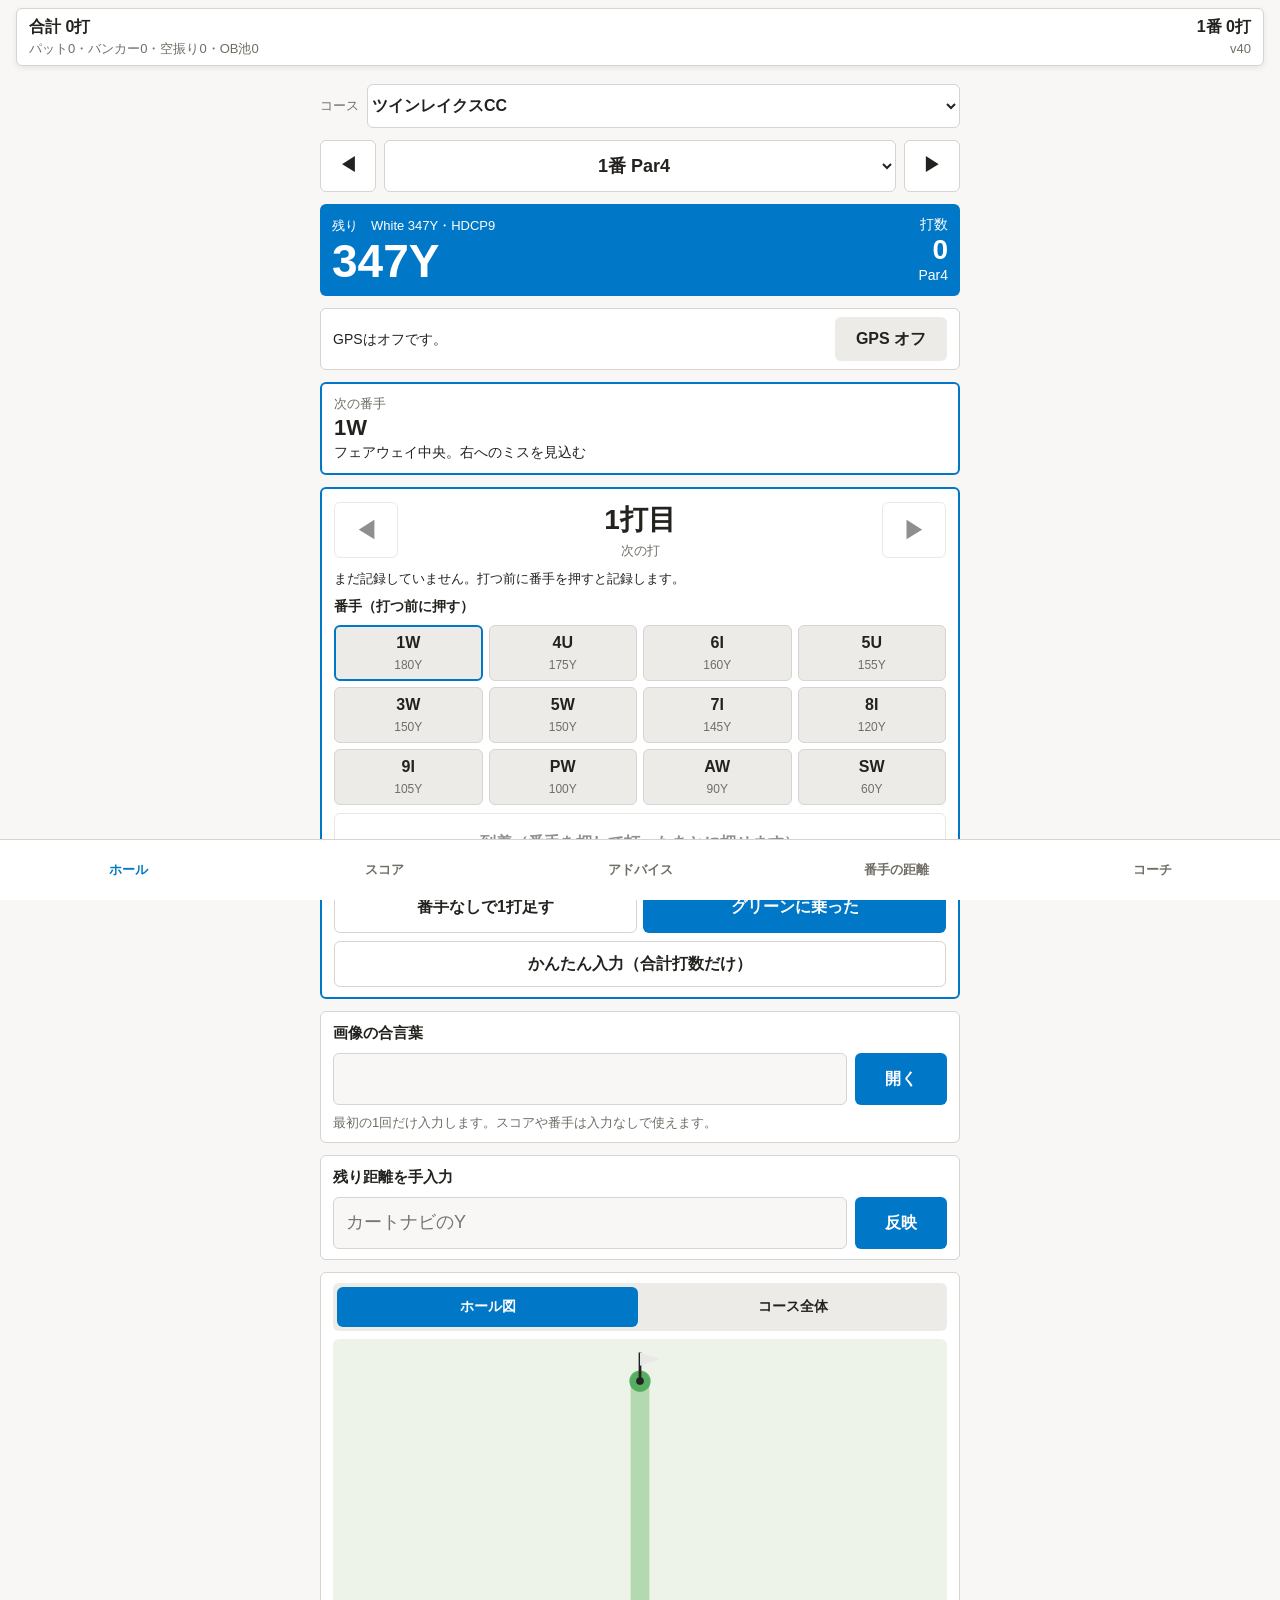
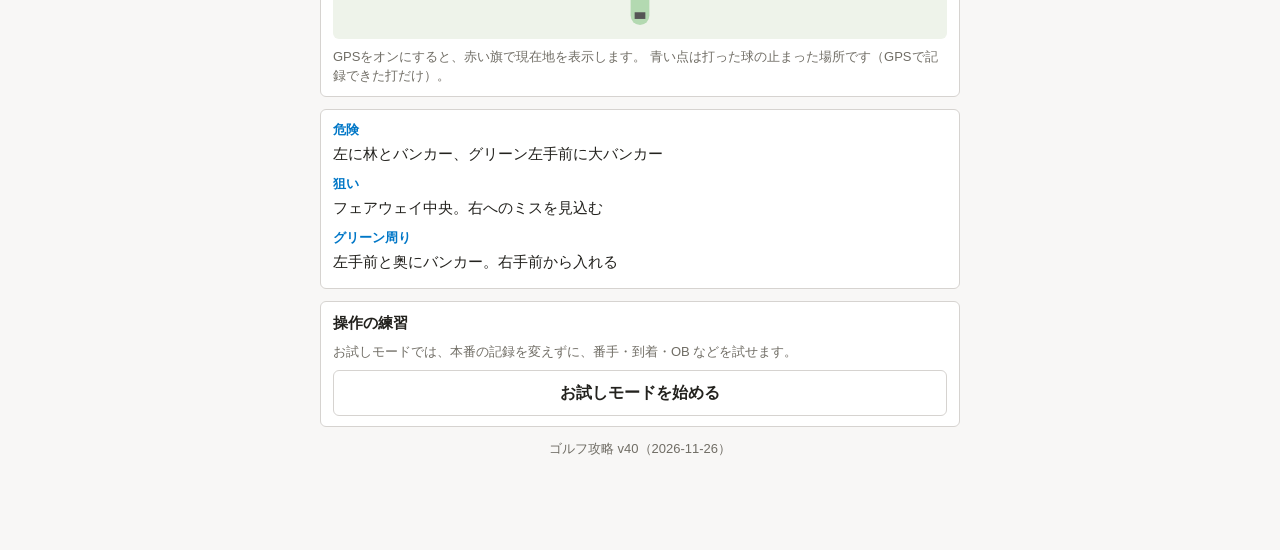
<file: index.html>
<!doctype html>
<html lang="ja"><head><meta charset="utf-8">
<meta name="robots" content="noindex,nofollow">
<meta name="viewport" content="width=device-width,initial-scale=1,viewport-fit=cover">
<meta name="theme-color" content="#0077c7">
<title>ゴルフ攻略</title>
<link rel="manifest" href="manifest.webmanifest">
<link rel="icon" href="icon-192.png">
<style>
:root {
  --bg: #f8f7f6;
  --surface: #fff;
  --fg: #23221e;
  --muted: #706d65;
  --line: #d6d3d0;
  --accent: #0077c7;
  --on: #fff;
  --soft: #edebe8;
  --danger: #c42828;
  --good: #16784a;
}
@media (prefers-color-scheme: dark) {
  :root {
    --bg: #1b1c1e;
    --surface: #26282b;
    --fg: #f0efed;
    --muted: #aaa69f;
    --line: #45474b;
    --accent: #4db1f0;
    --on: #10242f;
    --soft: #33363a;
    --danger: #ff8a8a;
    --good: #6dd3a0;
    color-scheme: dark;
  }
}
* {
  box-sizing: border-box;
}
body {
  margin: 0;
  background: var(--bg);
  color: var(--fg);
  font-family: "Yu Gothic", YuGothic, "Hiragino Sans", "Noto Sans JP", sans-serif;
  font-size: 16px;
  line-height: 1.5;
  padding: env(safe-area-inset-top, 0px) max(16px, env(safe-area-inset-right, 0px)) 92px
    max(16px, env(safe-area-inset-left, 0px));
}
button,
input,
select {
  font: inherit;
}
main {
  max-width: 640px;
  margin: 0 auto;
  display: grid;
  gap: 12px;
  padding-top: 10px;
}
.nav {
  display: grid;
  grid-template-columns: 56px minmax(0, 1fr) 56px;
  gap: 8px;
}
.nav button,
.nav select {
  min-height: 52px;
  border: 1px solid var(--line);
  border-radius: 6px;
  background: var(--surface);
  color: var(--fg);
  font-weight: 700;
  font-size: 18px;
}
.nav select {
  width: 100%;
  min-width: 0;
  text-align: center;
}
.now {
  background: var(--accent);
  color: var(--on);
  border-radius: 6px;
  padding: 10px 12px;
  display: grid;
  grid-template-columns: minmax(0, 1fr) auto;
  gap: 8px;
  align-items: end;
}
.lab {
  font-size: 13px;
}
.rem {
  font-size: 46px;
  font-weight: 700;
  line-height: 1.1;
  font-variant-numeric: tabular-nums;
}
.sc {
  text-align: right;
  font-size: 14px;
}
.sc b {
  font-size: 28px;
  display: block;
  line-height: 1.1;
}
.gps {
  display: grid;
  grid-template-columns: minmax(0, 1fr) 112px;
  gap: 8px;
  align-items: center;
  background: var(--surface);
  border: 1px solid var(--line);
  border-radius: 6px;
  padding: 8px 12px;
}
.gps .t {
  font-size: 14px;
}
.gps button {
  min-height: 44px;
  border: 0;
  border-radius: 6px;
  background: var(--good);
  color: var(--surface);
  font-weight: 700;
}
.gps button.off {
  background: var(--soft);
  color: var(--fg);
}
.sug {
  background: var(--surface);
  border: 2px solid var(--accent);
  border-radius: 6px;
  padding: 10px 12px;
}
.sug .t {
  font-size: 13px;
  color: var(--muted);
}
.sug .c {
  font-size: 22px;
  font-weight: 700;
  line-height: 1.3;
}
.sug .n {
  font-size: 14px;
}
.card {
  background: var(--surface);
  border: 1px solid var(--line);
  border-radius: 6px;
  padding: 10px 12px;
  display: grid;
  gap: 8px;
}
.h {
  font-weight: 700;
  font-size: 15px;
}
.clubs {
  display: grid;
  grid-template-columns: repeat(4, minmax(0, 1fr));
  gap: 6px;
}
.clubs button {
  min-height: 56px;
  border: 1px solid var(--line);
  border-radius: 6px;
  background: var(--soft);
  color: var(--fg);
  font-weight: 700;
  display: grid;
  place-items: center;
  line-height: 1.15;
  padding: 4px 2px;
}
.clubs small {
  font-weight: 400;
  font-size: 12px;
  color: var(--muted);
}
.clubs .rec {
  border: 2px solid var(--accent);
}
.clubs .sel {
  background: var(--accent);
  color: var(--on);
}
.clubs .sel small {
  color: var(--on);
}
.res {
  display: grid;
  grid-template-columns: repeat(3, minmax(0, 1fr));
  gap: 6px;
}
.res button,
.act {
  min-height: 52px;
  border: 0;
  border-radius: 6px;
  background: var(--accent);
  color: var(--on);
  font-weight: 700;
  padding: 0 6px;
}
.res .warn {
  background: var(--danger);
  color: var(--surface);
}
.res .mid {
  background: var(--soft);
  color: var(--fg);
}
.row {
  display: grid;
  grid-template-columns: minmax(0, 1fr) 92px;
  gap: 8px;
}
.input {
  width: 100%;
  min-width: 0;
  min-height: 48px;
  font-size: 18px;
  padding: 0 12px;
  border: 1px solid var(--line);
  border-radius: 6px;
  background: var(--bg);
  color: var(--fg);
}
.two {
  display: grid;
  grid-template-columns: 1fr 1fr;
  gap: 6px;
}
.ghost {
  min-height: 46px;
  border: 1px solid var(--line);
  border-radius: 6px;
  background: var(--surface);
  color: var(--fg);
  font-weight: 700;
}
.ghost:disabled {
  opacity: 0.5;
}
.log {
  display: flex;
  flex-wrap: wrap;
  gap: 6px;
  font-size: 13px;
  color: var(--muted);
}
.log span {
  background: var(--soft);
  border-radius: 6px;
  padding: 2px 8px;
}
.log button {
  min-height: 40px;
  border: 1px solid var(--line);
  border-radius: 6px;
  background: var(--soft);
  color: var(--fg);
  font-size: 14px;
  padding: 2px 10px;
}
.log button.on {
  border: 2px solid var(--accent);
  background: var(--surface);
  font-weight: 700;
}
#strokecard {
  scroll-margin-top: 84px; /* 上の帯（合計打数）に、◀ 何打目 ▶ が隠れないように */
}
.res.r4 {
  grid-template-columns: repeat(4, minmax(0, 1fr));
}
.res .off {
  background: var(--soft);
  color: var(--fg);
}
dl {
  margin: 0;
  display: grid;
  gap: 4px;
  font-size: 15px;
}
dt {
  font-size: 13px;
  color: var(--accent);
  font-weight: 700;
}
dd {
  margin: 0 0 4px;
}
.note {
  font-size: 13px;
  color: var(--muted);
  margin: 0;
}
#status {
  position: fixed;
  left: 0;
  right: 0;
  bottom: calc(68px + env(safe-area-inset-bottom, 0px));
  text-align: center;
  font-size: 13px;
  pointer-events: none;
  z-index: 7;
}
#status span {
  background: var(--fg);
  color: var(--bg);
  border-radius: 6px;
  padding: 3px 10px;
}
#status span:empty {
  display: none;
}
.cl {
  border-top: 1px solid var(--line);
  padding-top: 8px;
  margin-top: 8px;
}
.clh {
  display: flex;
  justify-content: space-between;
  align-items: baseline;
}
.clh span {
  color: var(--muted);
  font-size: 14px;
}
.trend {
  display: block;
  width: 100%;
  max-width: 420px;
  height: auto;
  margin: 2px 0 4px;
}
.trend .ax {
  stroke: var(--line);
}
.trend .lb {
  fill: var(--muted);
  font-size: 10px;
}
.trend .vl {
  fill: var(--fg);
  font-size: 10px;
  font-weight: 700;
}
.trend .tl {
  fill: none;
  stroke: var(--accent);
  stroke-width: 1.5;
  opacity: 0.6;
}
.trend .rg {
  stroke-width: 3;
  stroke-linecap: round;
  opacity: 0.35;
}
.trend .rg.pf,
.trend .mk.pf {
  stroke: var(--accent);
  fill: var(--accent);
}
.trend .rg.pp,
.trend .mk.pp {
  stroke: var(--muted);
  fill: var(--muted);
}
.trend .tlh {
  stroke: #2e9d6a;
  stroke-dasharray: 4 3;
}
.trend .rg.ph,
.trend .mk.ph {
  stroke: #2e9d6a;
  fill: #2e9d6a;
}
.legend .ph {
  color: #2e9d6a;
}
.trend .rg.co,
.trend .mk.co {
  stroke: #d9822b;
  fill: #d9822b;
}
.legend .pf {
  color: var(--accent);
}
.legend .pp {
  color: var(--muted);
}
.legend .co {
  color: #d9822b;
}
.lesson summary {
  cursor: pointer;
  font-size: 16px;
  padding: 4px 0;
}
.lesson .t {
  font-weight: 700;
  margin-top: 8px;
}
.lsnext {
  background: var(--soft);
  border-radius: 6px;
  padding: 8px 10px 2px;
  margin: 8px 0;
}
.lsnext .h {
  margin: 0;
}
.glbar {
  height: 8px;
  border-radius: 4px;
  background: var(--soft);
  overflow: hidden;
  margin: 2px 0 10px;
}
.glbar div {
  height: 100%;
  background: var(--accent);
}
.glterm {
  font-size: 28px;
  font-weight: 700;
  margin: 10px 0 2px;
}
.glmean {
  font-size: 17px;
  line-height: 1.6;
}
.glitem {
  border-top: 1px solid var(--line);
  padding: 8px 0;
}
.glitem p {
  margin: 4px 0;
  line-height: 1.6;
}
.glh {
  display: flex;
  justify-content: space-between;
  align-items: center;
  gap: 8px;
}
.glh button {
  min-height: 34px;
  padding: 0 10px;
  font-size: 13px;
}
.row2 {
  display: grid;
  grid-template-columns: 1fr 1fr;
  gap: 8px;
}
.row3 {
  display: grid;
  grid-template-columns: 52px minmax(0, 1fr) minmax(0, 1fr);
  gap: 6px;
  margin-bottom: 6px;
}
.row3.note {
  margin-bottom: 2px;
  text-align: center;
}
.pics {
  display: grid;
  gap: 6px;
}
.pics[data-swipe] {
  touch-action: pan-y pinch-zoom;
}
.picnav {
  display: grid;
  grid-template-columns: 52px 1fr 52px;
  align-items: center;
  gap: 6px;
  margin-bottom: 6px;
}
.picnav .h {
  text-align: center;
  margin: 0;
}
.picnav button {
  min-height: 44px;
  border: 0;
  border-radius: 6px;
  background: var(--soft);
  color: var(--fg);
  font-size: 18px;
  font-weight: 700;
}
.picaway .act {
  margin-left: 6px;
}
.tabs {
  display: grid;
  grid-template-columns: repeat(3, 1fr);
  gap: 4px;
  background: var(--soft);
  padding: 4px;
  border-radius: 6px;
}
.tabs button {
  min-height: 40px;
  border: 0;
  border-radius: 6px;
  background: transparent;
  color: var(--fg);
  font-weight: 700;
  white-space: nowrap;
  font-size: 14px;
  padding: 0 2px;
}
.tabs button[aria-pressed="true"] {
  background: var(--accent);
  color: var(--on);
}
.pic {
  position: relative;
}
.pic img {
  display: block;
  width: 100%;
  border-radius: 6px;
}
.pic.map img {
  max-width: 340px;
  margin: 0 auto;
}
.tag {
  position: absolute;
  left: 50%;
  transform: translateX(-50%);
  background: #fff;
  color: #0077c7;
  font-weight: 700;
  font-size: 13px;
  padding: 0 8px;
  border-radius: 6px;
}
.tag.top {
  top: 6px;
}
.tag.bot {
  bottom: 6px;
}
.tabbar {
  position: fixed;
  left: 0;
  right: 0;
  bottom: 0;
  background: var(--surface);
  border-top: 1px solid var(--line);
  display: grid;
  grid-template-columns: repeat(5, 1fr);
  padding-bottom: env(safe-area-inset-bottom, 0px);
  z-index: 8;
}
.tabbar button {
  white-space: nowrap;
  font-size: 12.5px;
  padding: 0 2px;
  min-height: 60px;
  border: 0;
  background: none;
  color: var(--muted);
  font-weight: 700;
}
.tabbar button[aria-current="true"] {
  color: var(--accent);
}
table {
  border-collapse: collapse;
  width: 100%;
  font-size: 15px;
}
th,
td {
  border-bottom: 1px solid var(--line);
  padding: 6px;
  text-align: center;
}
th {
  color: var(--muted);
  font-size: 13px;
}
tr.sum td {
  font-weight: 700;
  background: var(--soft);
}
.link {
  border: 0;
  background: none;
  color: var(--danger);
  text-decoration: underline;
  font-size: 14px;
  padding: 6px 0;
  text-align: left;
}
</style></head><body>
<main id="app"></main><div id="status" role="status"><span></span></div>
<nav class="tabbar" aria-label="画面"><button data-view="hole" aria-current="true">ホール</button><button data-view="score" aria-current="false">スコア</button><button data-view="advice" aria-current="false">アドバイス</button><button data-view="clubs" aria-current="false">番手の距離</button><button data-view="coach" aria-current="false">コーチ</button></nav>
<script src="images.js"></script>
<script src="images-tamagawa.js"></script>
<!--
  起動係：アプリのファイル（js フォルダ）を全部そろえてから、順番どおりに動かす。
  1つでも取れなかったら、何も動かさない（新しいファイルと古いファイルが混ざって、画面が出なくなるのを防ぐ）。
  そのとき、前の版（v28 まで）の記録だけがある端末では、端末に残っている前の版（app.js）で動かす。
  くわしくは README の「9. 起動のしくみと、v28 からの引っ越し」。
-->
<script id="boot">
(function () {
  // 読み込む順番に意味があります（下のファイルは、上のファイルの中身を使います）
  var FILES = [
    "version",
    "courses",
    "advice",
    "core",
    "course",
    "suggest",
    "gps",
    "record",
    "export",
    "maps",
    "pics",
    "view-hole",
    "view-score",
    "clublog",
    "glossary",
    "lessons",
    "view-settings",
    "view-advice",
    "main",
  ];
  var OLD_KEY = "twinlakes-v1", // v28 までの保存場所
    NEW_KEY = "golf-kouryaku-v1", // 今の保存場所
    app = document.getElementById("app"),
    done = false;

  function has(key) {
    try {
      return localStorage.getItem(key) !== null;
    } catch (e) {
      return false;
    }
  }
  // 前の版で動かしてよい端末か：前の版の記録があり、今の版がまだ1度も動いていない
  // （今の版が1度でも動いた端末で前の版を動かすと、記録が2か所に分かれてしまう）
  function canUseOld() {
    return has(OLD_KEY) && !has(NEW_KEY);
  }
  // どれか1つだけを実行する（先に決まったほうが勝ち）
  function once(fn) {
    return function (x) {
      if (done) return;
      done = true;
      fn(x);
    };
  }
  // 全部そろった：順番どおりに動かす
  function start(texts) {
    app.textContent = "";
    texts.forEach(function (text, i) {
      var s = document.createElement("script");
      s.textContent = text + "\n//# sourceURL=js/" + FILES[i] + ".js";
      document.body.appendChild(s);
    });
  }
  // 前の版（端末に残っている app.js）で動かす
  function useOld() {
    app.textContent = "";
    var s = document.createElement("script");
    s.src = "app.js";
    s.onerror = sorry;
    document.body.appendChild(s);
  }
  // どちらも動かせない
  function sorry() {
    app.innerHTML =
      '<section class="card"><div class="h">読み込めませんでした</div>' +
      '<p class="note">電波のある場所で、もう一度開いてください。記録は消えていません。</p>' +
      '<button class="act" id="retry">もう一度読み込む</button></section>';
    document.getElementById("retry").onclick = function () {
      location.reload();
    };
  }

  // すぐ動き出せたときは何も出さない。0.4秒たっても動き出せていなければ、待っていることを知らせる
  setTimeout(function () {
    if (!done) app.innerHTML = '<p class="note" id="loading">読み込んでいます…</p>';
  }, 400);
  Promise.all(
    FILES.map(function (f) {
      // no-cache：ブラウザが覚えている古い中身を使わず、いつも「今の中身か」を確かめてから使う
      return fetch("js/" + f + ".js", { cache: "no-cache" }).then(function (r) {
        if (!r.ok) throw new Error(f);
        return r.text();
      });
    }),
  ).then(
    once(start),
    once(function () {
      canUseOld() ? useOld() : sorry();
    }),
  );
  // 電波が弱くて時間がかかるとき：前の版で動かせる端末なら、6秒で前の版に切り替える
  // （取りこみは裏で続くので、次に開いたときには今の版で動く）
  if (canUseOld()) setTimeout(once(useOld), 6000);
})();
</script>
</body></html>
</file>
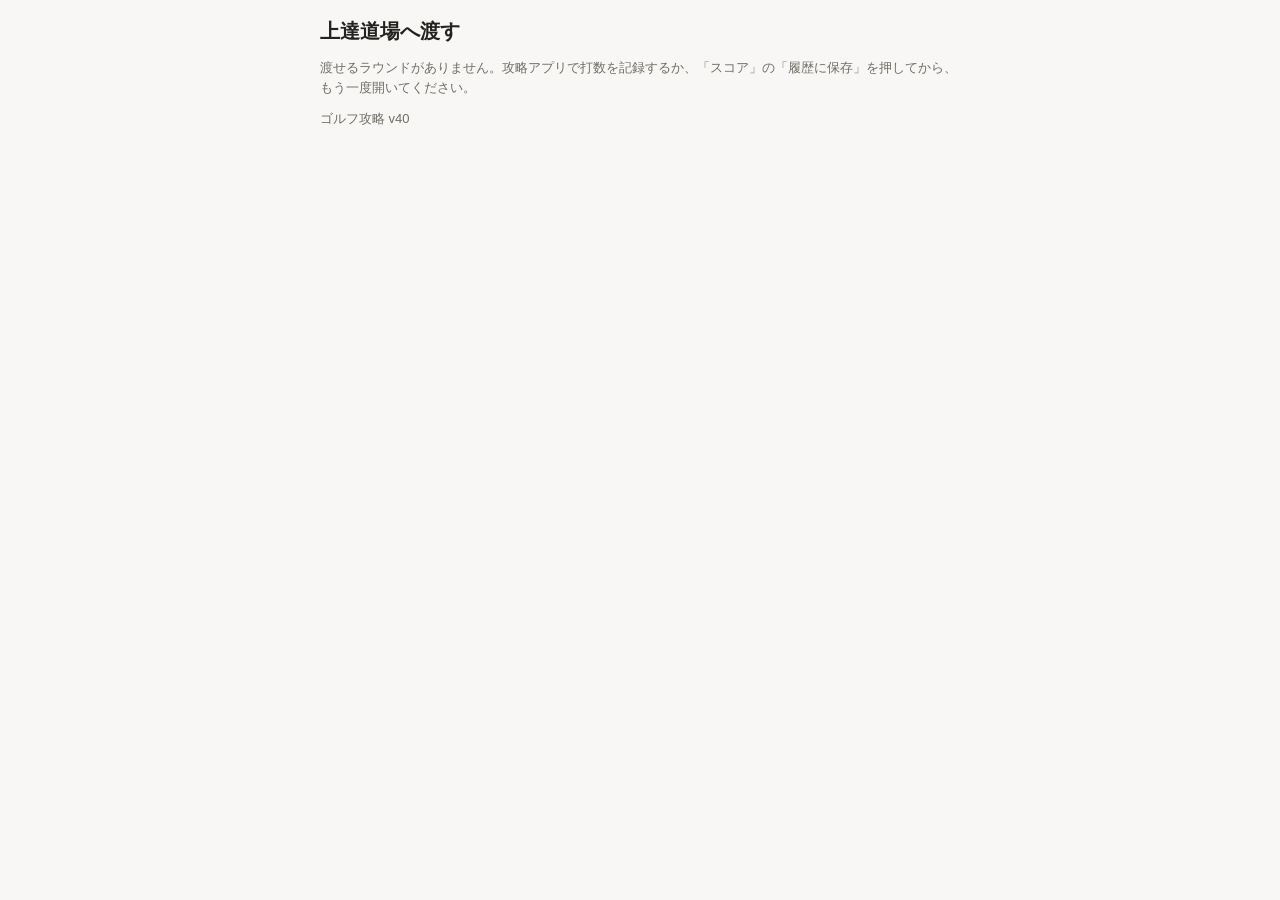
<file: send.html>
<!doctype html>
<html lang="ja"><head><meta charset="utf-8">
<meta name="robots" content="noindex,nofollow">
<meta name="viewport" content="width=device-width,initial-scale=1,viewport-fit=cover">
<meta name="theme-color" content="#0077c7">
<title>上達道場へ渡す</title>
<link rel="icon" href="icon-192.png">
<style>
:root {
  --bg: #f8f7f6;
  --surface: #fff;
  --fg: #23221e;
  --muted: #706d65;
  --line: #d6d3d0;
  --accent: #0077c7;
  --on: #fff;
  --soft: #edebe8;
  --good: #16784a;
}
@media (prefers-color-scheme: dark) {
  :root {
    --bg: #1b1c1e;
    --surface: #26282b;
    --fg: #f0efed;
    --muted: #aaa69f;
    --line: #45474b;
    --accent: #4db1f0;
    --on: #10242f;
    --soft: #33363a;
    --good: #6dd3a0;
    color-scheme: dark;
  }
}
* {
  box-sizing: border-box;
}
body {
  margin: 0;
  background: var(--bg);
  color: var(--fg);
  font-family: "Yu Gothic", YuGothic, "Hiragino Sans", "Noto Sans JP", sans-serif;
  font-size: 16px;
  line-height: 1.5;
  padding: max(16px, env(safe-area-inset-top, 0px)) max(16px, env(safe-area-inset-right, 0px)) 32px
    max(16px, env(safe-area-inset-left, 0px));
}
button {
  font: inherit;
}
main {
  max-width: 640px;
  margin: 0 auto;
  display: grid;
  gap: 12px;
}
h1 {
  font-size: 20px;
  margin: 0;
}
.note {
  font-size: 13px;
  color: var(--muted);
  margin: 0;
}
.item {
  display: block;
  width: 100%;
  min-height: 60px;
  text-align: left;
  padding: 8px 12px;
  border: 1px solid var(--line);
  border-radius: 6px;
  background: var(--surface);
  color: var(--fg);
  font-weight: 700;
}
.item small {
  display: block;
  font-weight: 400;
  color: var(--muted);
}
.msg {
  background: var(--surface);
  border: 2px solid var(--good);
  border-radius: 6px;
  padding: 10px 12px;
}
#status {
  position: fixed;
  left: 0;
  right: 0;
  bottom: 16px;
  text-align: center;
  font-size: 13px;
  pointer-events: none;
}
#status span {
  background: var(--fg);
  color: var(--bg);
  border-radius: 6px;
  padding: 3px 10px;
}
#status span:empty {
  display: none;
}
</style></head><body>
<main id="app"></main><div id="status" role="status"><span></span></div>
<!-- この画面は記録を読むだけ（引き継ぎも保存もしない）。お試しモード中でも本番の記録を読む -->
<script>window.READ_ONLY = true;</script>
<script src="js/version.js"></script>
<script src="js/courses.js"></script>
<script src="js/advice.js"></script>
<script src="js/core.js"></script>
<script src="js/course.js"></script>
<script src="js/record.js"></script>
<script src="js/export.js"></script>
<script src="js/send.js"></script>
</body></html>
</file>
